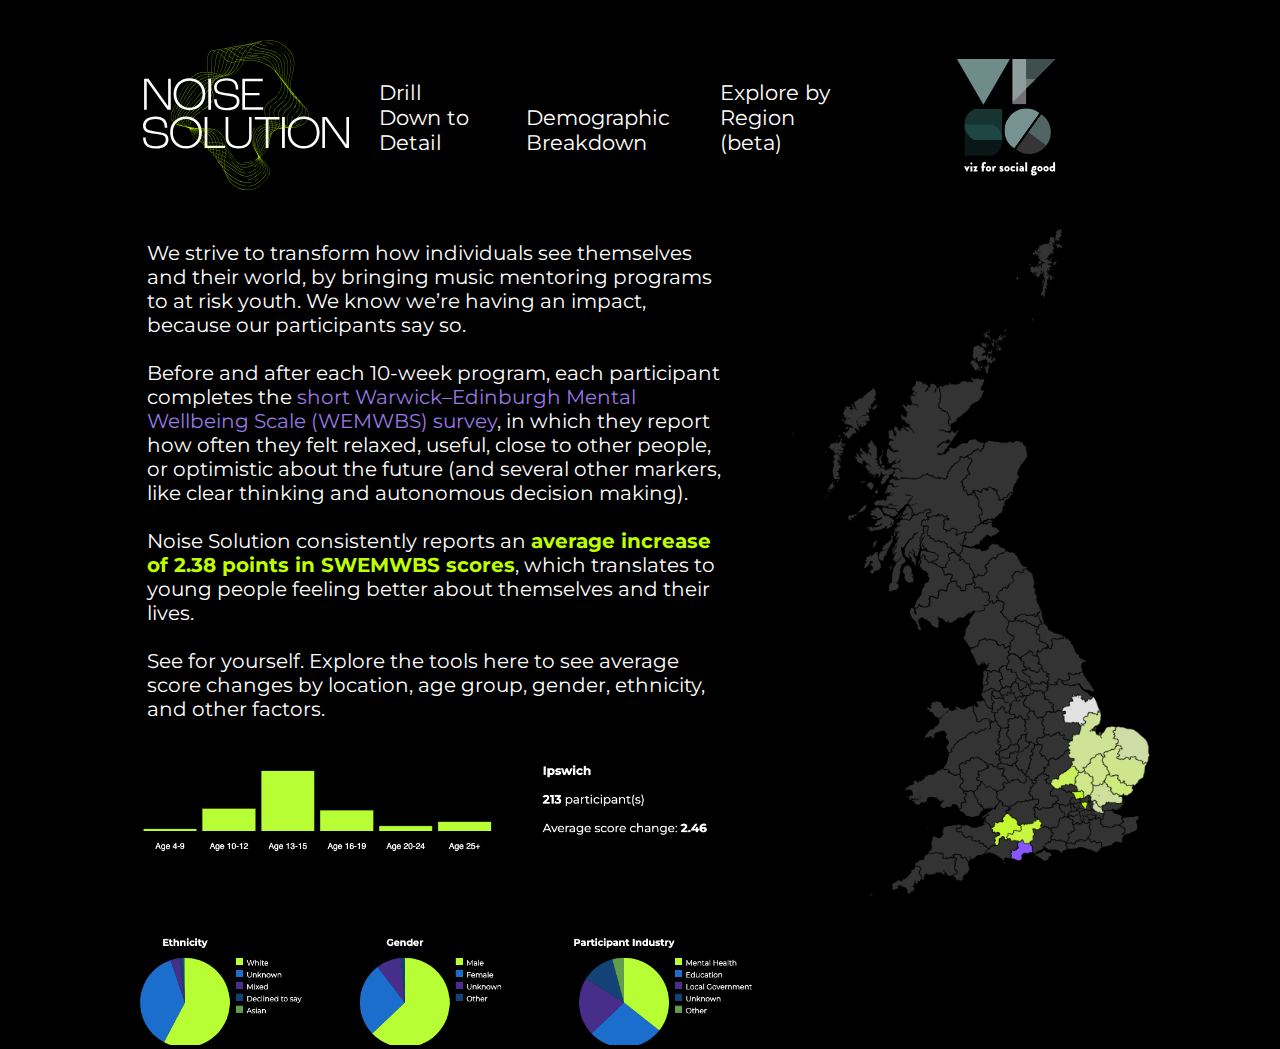
<file: index.html>
<!DOCTYPE html>
<html lang="en">
<head>
    <meta charset="UTF-8">
    <meta name="viewport" content="width=device-width, initial-scale=1.0">
    <link href="https://fonts.googleapis.com/css2?family=Montserrat:wght@400;700&display=swap" rel="stylesheet">
    <title>Noise Solution - Viz for Social Good</title>
    <style>
        body, html {
            margin: 0;
            padding: 0;
            font-family: Montserrat, sans-serif;
            background-color: black;
            color: white;
        }

        .banner a {
            color: white;
            text-decoration: none;
            margin: 0 15px;
            font-size: 1.3em;
        }
        .banner a:hover {
            text-decoration: underline;
        }
        .iframe-container {
            width: 100%;
            height: calc(100vh - 50px);
            border: none;
            padding: 0;
            margin: 0;
        }

        .banner {
            background-color: black;
            padding-right: 10%; /* Adjust side padding as needed */
            padding-left: 10%; /* Adjust side padding as needed */
            padding-top: 75px;
            display: flex;
            align-items: flex-end; /* Align links to the bottom */
            justify-content: space-between;
            height: 120px !important; /* Force the height */           
        }

        .banner-left {
            display: flex;
            align-items: flex-end; /* Align SVG to the bottom */                     
        }

        .banner-middle {
            display: flex;
            gap: 20px; /* Space between the links */
            align-items: flex-end; /* Align links to the bottom */
            padding-bottom: 40px;            
        }

        .banner-right {
            display: flex;
            align-items: flex-end; /* Align links to the bottom */          
        }

        .banner-svg {
            height: 150px; /* Adjust SVG size as needed */           
        }


    </style>
</head>
<body>

    <div class="banner">
        <div class="banner-left">
                <a href="home.html" target="content-frame">
                    <img src="Noise Solution Logo_CORE - White and Acid Green Duotone.svg" alt="Logo" class="banner-svg">
                </a>
        </div>

        <div class="banner-middle">
            <a href="explore.html" target="content-frame">Drill Down to Detail</a>
            <a href="demographic.html" target="content-frame">Demographic Breakdown</a>
            <a href="map.html" target="content-frame">Explore by Region (beta)</a>
        </div>   

        <div class="banner-right">    
            <a href="https://www.vizforsocialgood.com" target="_blank">
                <img src="VFSG logo square for dark background.svg" alt="Logo" class="banner-svg">
            </a> 
        </div>
    </div>

    <iframe class="iframe-container" name="content-frame" src="home.html"></iframe>

</body>
</html>
</file>
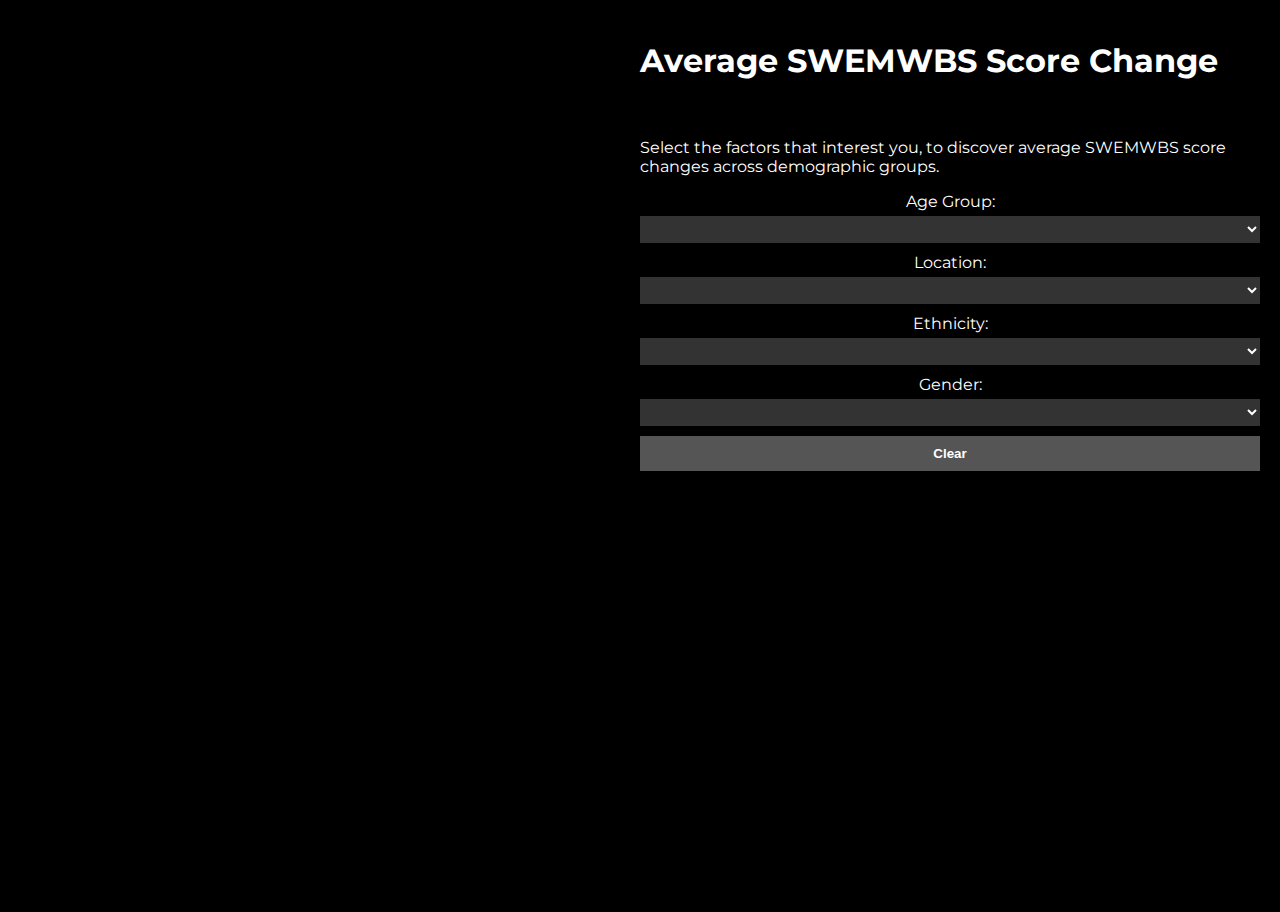
<file: combinedHB.html>
<!DOCTYPE html>
<html lang="en">
<head>
    <meta charset="UTF-8">
    <meta name="viewport" content="width=device-width, initial-scale=1.0">
    <title>Combined Visualization</title>
    <script src="https://d3js.org/d3.v7.min.js"></script>
    <link rel="preload" href="uk_outcode_regions.geojson" as="fetch" crossOrigin="anonymous">
    <link rel="preload" href="data_for_map.csv" as="fetch" crossOrigin="anonymous">
    <link rel="stylesheet" href="combinedHB.css">
    <link href="https://fonts.googleapis.com/css2?family=Montserrat:wght@400;700&display=swap" rel="stylesheet">
    <link href="https://fonts.googleapis.com/css2?family=Poppins:wght@400;700&display=swap" rel="stylesheet">
</head>
<body>

    <div id="map-container">
        <div id="map"></div>
        <div id="map-tooltip" class="tooltip"></div>
    </div>

    <div id="right-container">
        <h1>Average SWEMWBS Score Change</h1>

        <div id="highest-avg-score" class="center-text"></div>
        <div id="lowest-avg-score" class="center-text"></div>

        <p>Select the factors that interest you, to discover average SWEMWBS score changes across demographic groups.</p>

        <div id="controls-container" class="controls">
            <label for="age-group">Age Group:</label>
            <select id="age-group" class="dropdown"></select>

            <label for="location">Location:</label>
            <select id="location" class="dropdown"></select>

            <label for="ethnicity">Ethnicity:</label>
            <select id="ethnicity" class="dropdown"></select>

            <label for="gender">Gender:</label>
            <select id="gender" class="dropdown"></select>

            <button id="clear-button">Clear</button>
        </div>

        <div id="result">Average Score Change: <span id="avg-score">0</span></div>

        <div id="beeswarm-chart-container">
            <svg></svg>
            <div id="tooltip" class="tooltip"></div>
        </div>
    </div>



    <script src="combinedHB.js"></script>
</body>
</html>
</file>
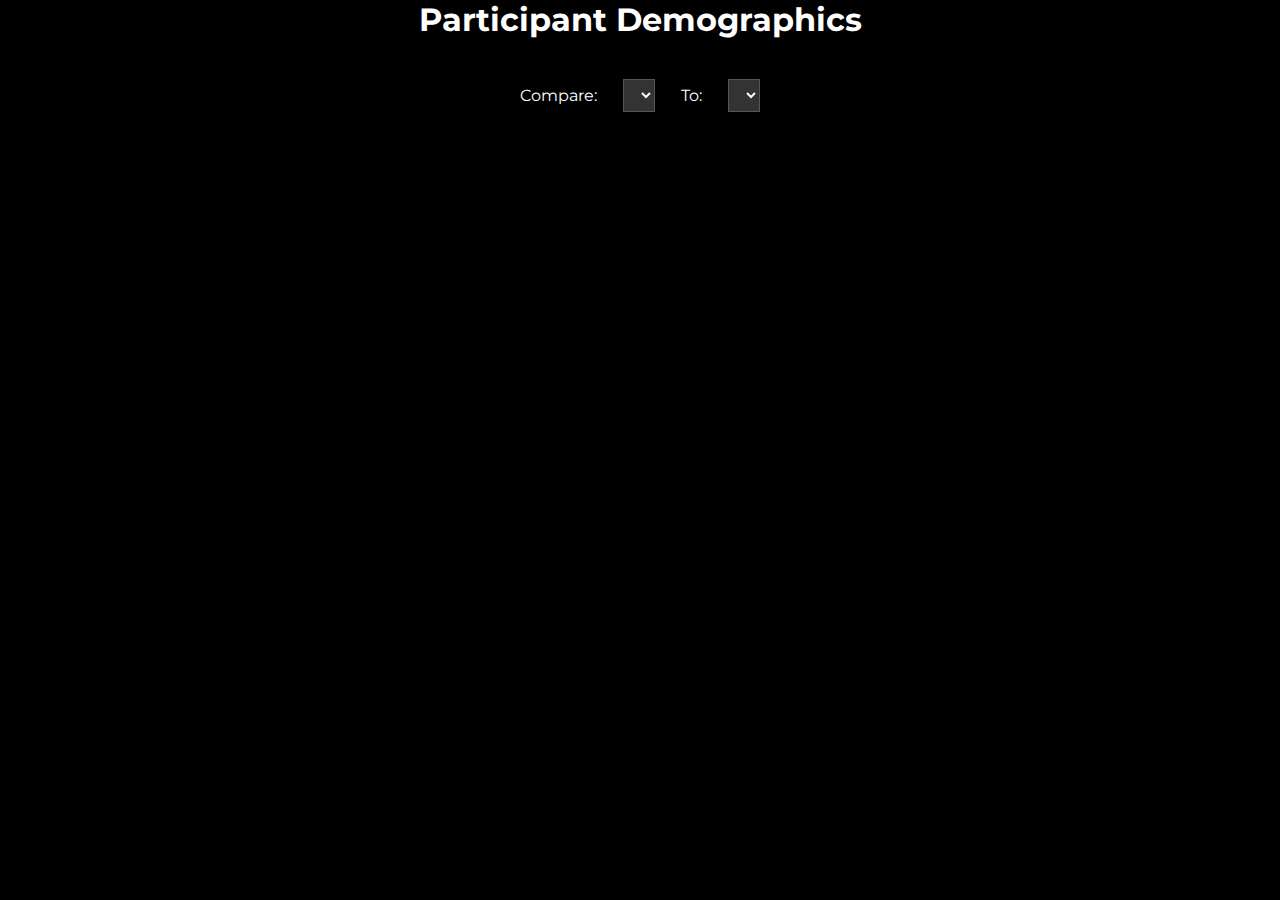
<file: demographic.html>
<!DOCTYPE html>
<html lang="en">
<head>
    <meta charset="UTF-8">
    <meta name="viewport" content="width=device-width, initial-scale=1.0">
    <title>Participant Demographics</title>
    <script src="https://d3js.org/d3.v7.min.js"></script>
    <link rel="stylesheet" href="styles.css">
    <link href="https://fonts.googleapis.com/css2?family=Montserrat:wght@400;700&display=swap" rel="stylesheet">
    <link href="https://fonts.googleapis.com/css2?family=Poppins:wght@400;700&display=swap" rel="stylesheet">
</head>
<body>

    <div id="container">

        <h1>Participant Demographics</h1>
    
        <!-- Controls: Dropdowns for x-axis and y-axis -->
        <div id="scatter-controls" class="control-group">
            <label for="x-axis">Compare:</label>
            <select id="x-axis" class="dropdown"></select>
    
            <label for="y-axis">To:</label>
            <select id="y-axis" class="dropdown"></select>
        </div>
    
        <!-- Legend -->
        <div id="legend-container">
            <div id="legend" class="legend-items"></div>
        </div>
    
        <!-- Scatterplot -->
        <div id="chart-container">
            <svg width="1400" height="800"></svg>
        </div>

    </div>

    <div id="tooltip" class="tooltip"></div>

    <script src="demographic.js"></script>
</body>
</html>
</file>
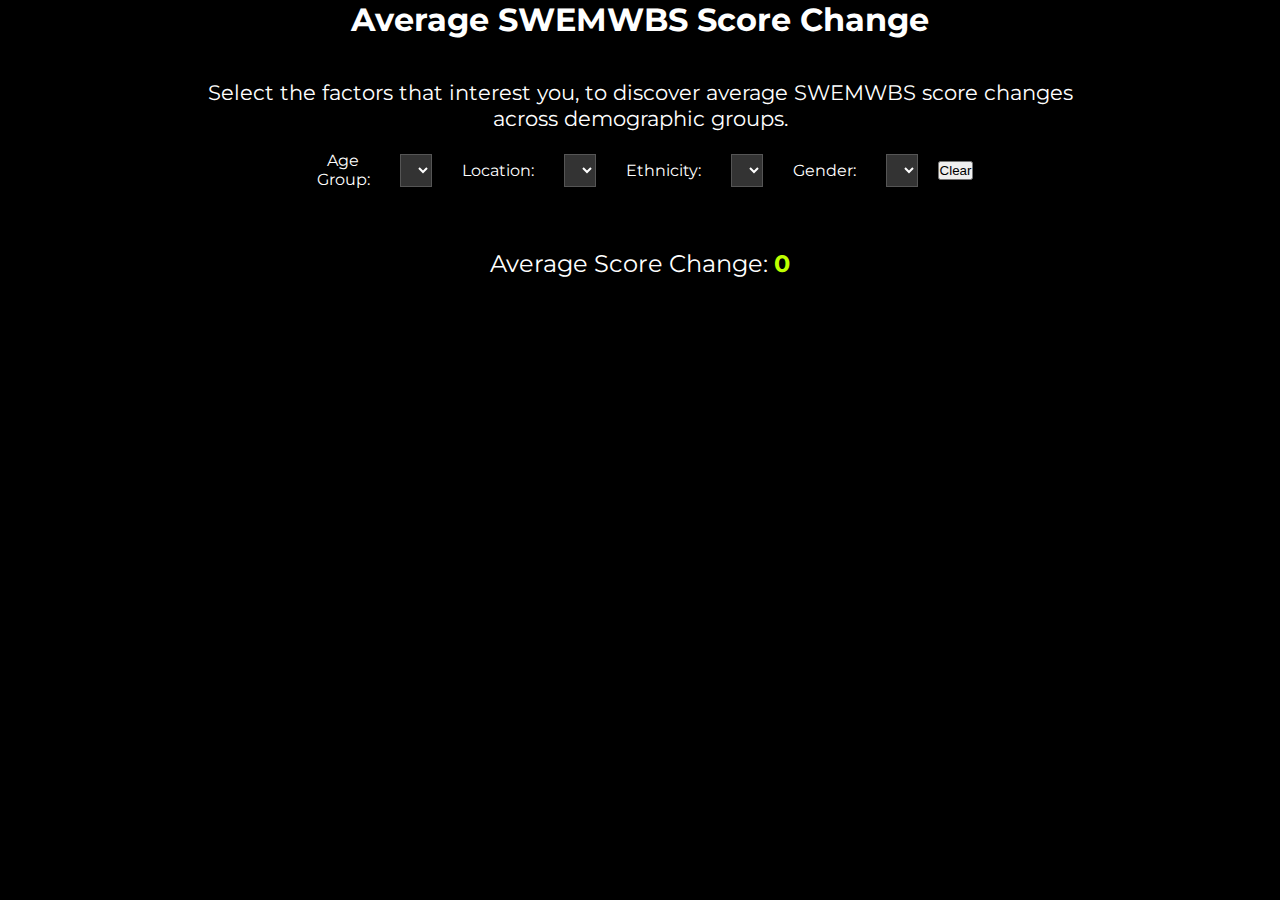
<file: explore.html>
<!DOCTYPE html>
<html lang="en">
<head>
    <meta charset="UTF-8">
    <meta name="viewport" content="width=device-width, initial-scale=1.0">
    <title>Average SWEMWBS Score Change</title>
    <script src="https://d3js.org/d3.v7.min.js"></script>
    <link rel="stylesheet" href="styles.css">
    <link href="https://fonts.googleapis.com/css2?family=Montserrat:wght@400;700&display=swap" rel="stylesheet">
    <link href="https://fonts.googleapis.com/css2?family=Poppins:wght@400;700&display=swap" rel="stylesheet">
</head>
<body>

    <div id="container">
        
        <h1>Average SWEMWBS Score Change</h1>

        <p>Select the factors that interest you, to discover average SWEMWBS score changes across demographic groups.</p>

        <div class="controls">
            <label for="age-group">Age Group:</label>
            <select id="age-group" class="dropdown"></select>

            <label for="location">Location:</label>
            <select id="location" class="dropdown"></select>

            <label for="ethnicity">Ethnicity:</label>
            <select id="ethnicity" class="dropdown"></select>

            <label for="gender">Gender:</label>
            <select id="gender" class="dropdown"></select>

            <button id="clear-button">Clear</button>

        </div>
    
        <!-- <div id="avg-score" class="center-text"></div> -->
        <div align="center" id="result">Average Score Change: <span id="avg-score">0</span></div>

        <div id="beeswarm-chart-container">
            <svg></svg>
    </div>
    </div>

    <div id="tooltip" class="tooltip"></div>

    <script src="explore.js"></script>
</body>
</html>
</file>
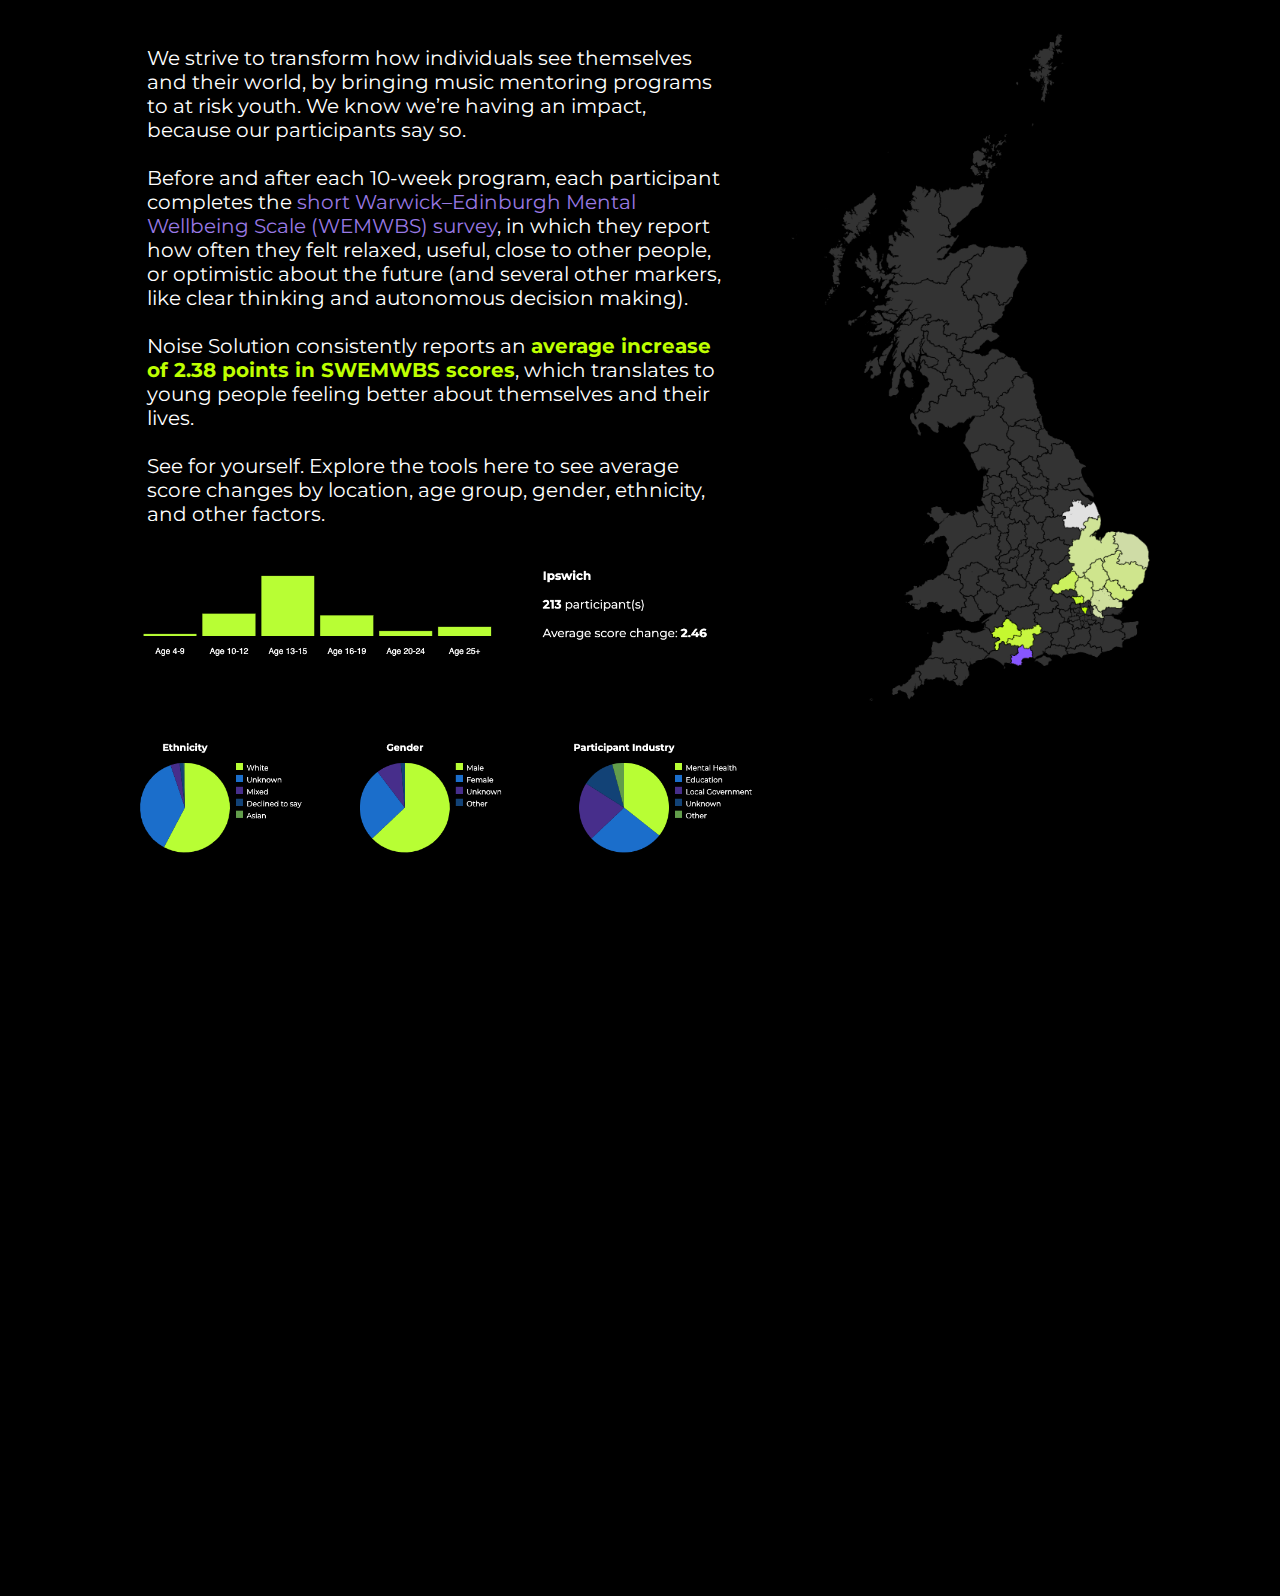
<file: home.html>
<!DOCTYPE html>
<html lang="en">
<head>
    <meta charset="UTF-8">
    <meta name="viewport" content="width=device-width, initial-scale=1.0">
    <title>Noise Solution - We See People Not Problems</title>
    <link href="https://fonts.googleapis.com/css2?family=Montserrat:wght@400;700&display=swap" rel="stylesheet">
    <style>
        body, html {
            height: 100%;
            margin: 0;
            font-family: 'Montserrat', sans-serif;
            background-color: black;
            display: flex;
            color: white; /* Set text color to white */
            font-size: 20px;
        }

        p {
            line-height: 1.2; /* Adds more space between lines of text */
        }

        .important {
            color: #beff00;
            font-weight: bolder;
        }

        .indented-text {
            padding-right: 5%; /* Indents the text from the right by 5% */
            padding-left: 3%; /* Indents the text from the left by 5% */
        }   
        
        a {
            font-family: 'Montserrat', sans-serif;
            color: #9979e4; /* Link color */
            text-decoration: none; /* Remove underline */  
        }

        a:hover {
            color: #d2c6ec; /* Change color on hover */
            text-decoration: none; /* Remove underline */  
        }

        .container {
            display: grid;
            grid-template-columns: 62% 38%;
            width: 100%;
            height: 80vh;
            padding: 10px;
            gap: 10px;
            padding-left: 10%;
            padding-right: 10%;
            padding-top: 2%;
        }

        .left-column {
            display: grid;
            grid-template-rows: 1fr 2fr;
            background-color: black;
            row-gap: 10px; /* Adds a 10px gap between the rows */
           
        }

        .right-column {
            background-color: black;    
        }

        .row {
            background-color: black;   
        }

        .row img {
            width: 100%;
            height: auto;
            max-width: 100%;
            max-height: 80%;
            object-fit: contain; /* Ensures the image scales properly while maintaining aspect ratio */
        }

        .right-column img {
            width: 100%;
            height: auto;
            max-width: 100%;
            max-height: 90vh;
            object-fit: contain; /* Ensures the image scales properly while maintaining aspect ratio */
        }

    </style>
</head>
<body>
    <div class="container">
        <div class="left-column">
            <div class="row">
                <!-- Static intro text goes here -->
      <p class="indented-text">We strive to transform how individuals see themselves and their world, by bringing music mentoring programs to at risk youth.
        We know we’re having an impact, because our participants say so. <br><br>
        
        Before and after each 10-week program, each participant completes the <a href="https://www.corc.uk.net/outcome-experience-measures/short-warwick-edinburgh-mental-wellbeing-scale-swemwbs/" target="_blank">short Warwick–Edinburgh Mental Wellbeing Scale (WEMWBS) survey</a>, in which they report how often they felt relaxed, useful, close to other people, or optimistic about the future (and several other markers, like clear thinking and autonomous decision making).<br><br>
        
        Noise Solution consistently reports an <span class="important">average increase of 2.38 points in SWEMWBS scores</span>, which translates to young people feeling better about themselves and their lives.<br><br>
        
        See for yourself. Explore the tools here to see average score changes by location, age group, gender, ethnicity, and other factors.</p>
            </div>
            <div class="row">
                <!-- Image in Left Row 2 -->
                <img src="charts_static.png" alt="Image in Left Row 2">        
            </div>
        </div>
        <div class="right-column">
            <!-- Image in Right Column -->
            <img src="map_static.png" alt="Image in Right Column">
        </div>
    </div>
</body>
</html>
</file>
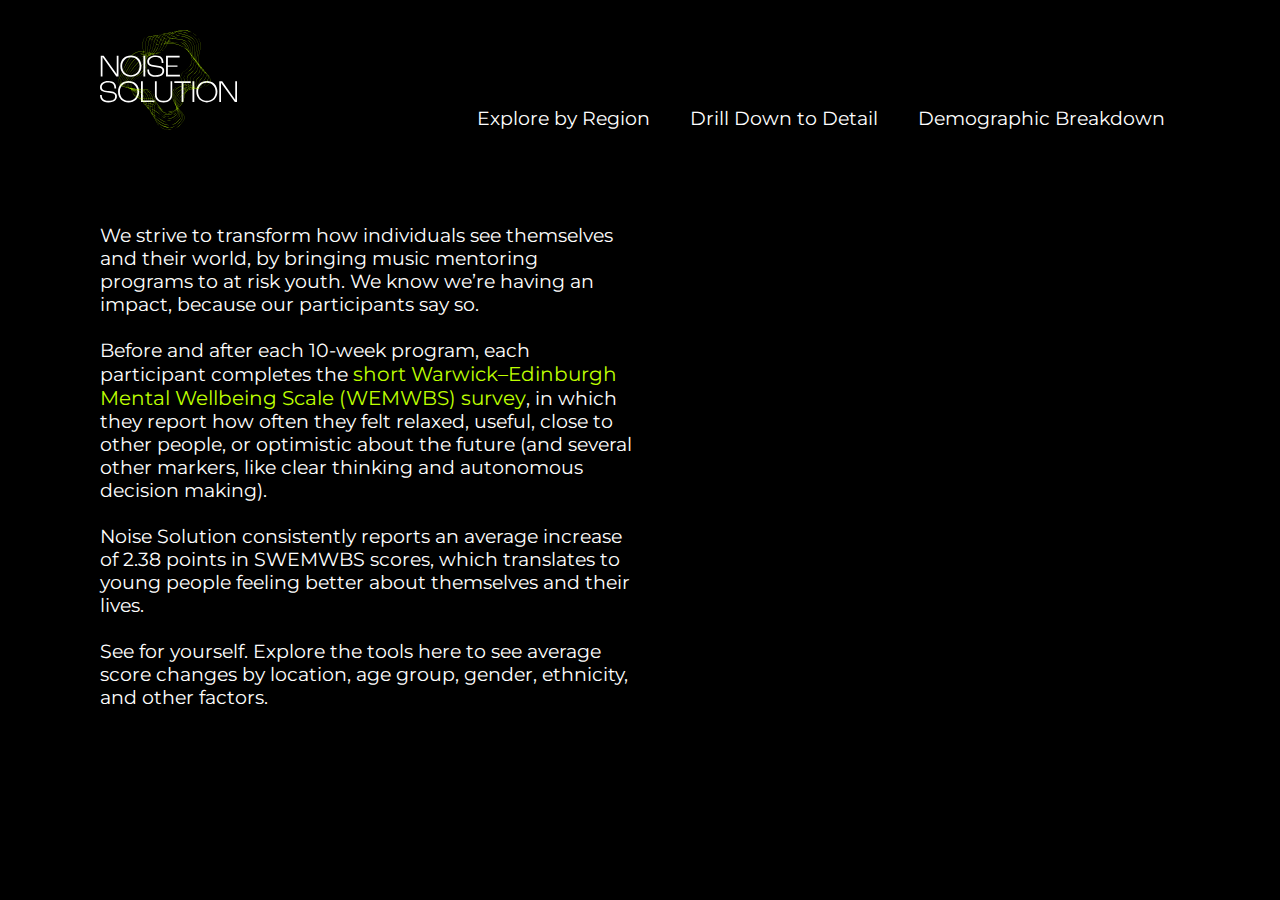
<file: index_test.html>
<!DOCTYPE html>
<html lang="en">
<head>
    <meta charset="UTF-8">
    <meta name="viewport" content="width=device-width, initial-scale=1.0">
    <link href="https://fonts.googleapis.com/css2?family=Montserrat:wght@400;700&display=swap" rel="stylesheet">
    <link rel="stylesheet" href="map_test.css">
    <title>Noise Solution - Viz for Social Good</title>
   
</head>
<body>

    <div class="banner">
        <div class="banner-left">
            <img src="Noise Solution Logo_CORE - White and Acid Green Duotone.svg" alt="Logo" class="banner-svg">
        </div>
        <div class="banner-right">
            <a href="map_test.html" target="content-frame">Explore by Region</a>
            <a href="explore.html" target="content-frame">Drill Down to Detail</a>
            <a href="demographic.html" target="content-frame">Demographic Breakdown</a>
        </div>
    </div>

    <iframe class="iframe-container" name="content-frame" src="map_test.html"></iframe>

</body>
</html>
</file>
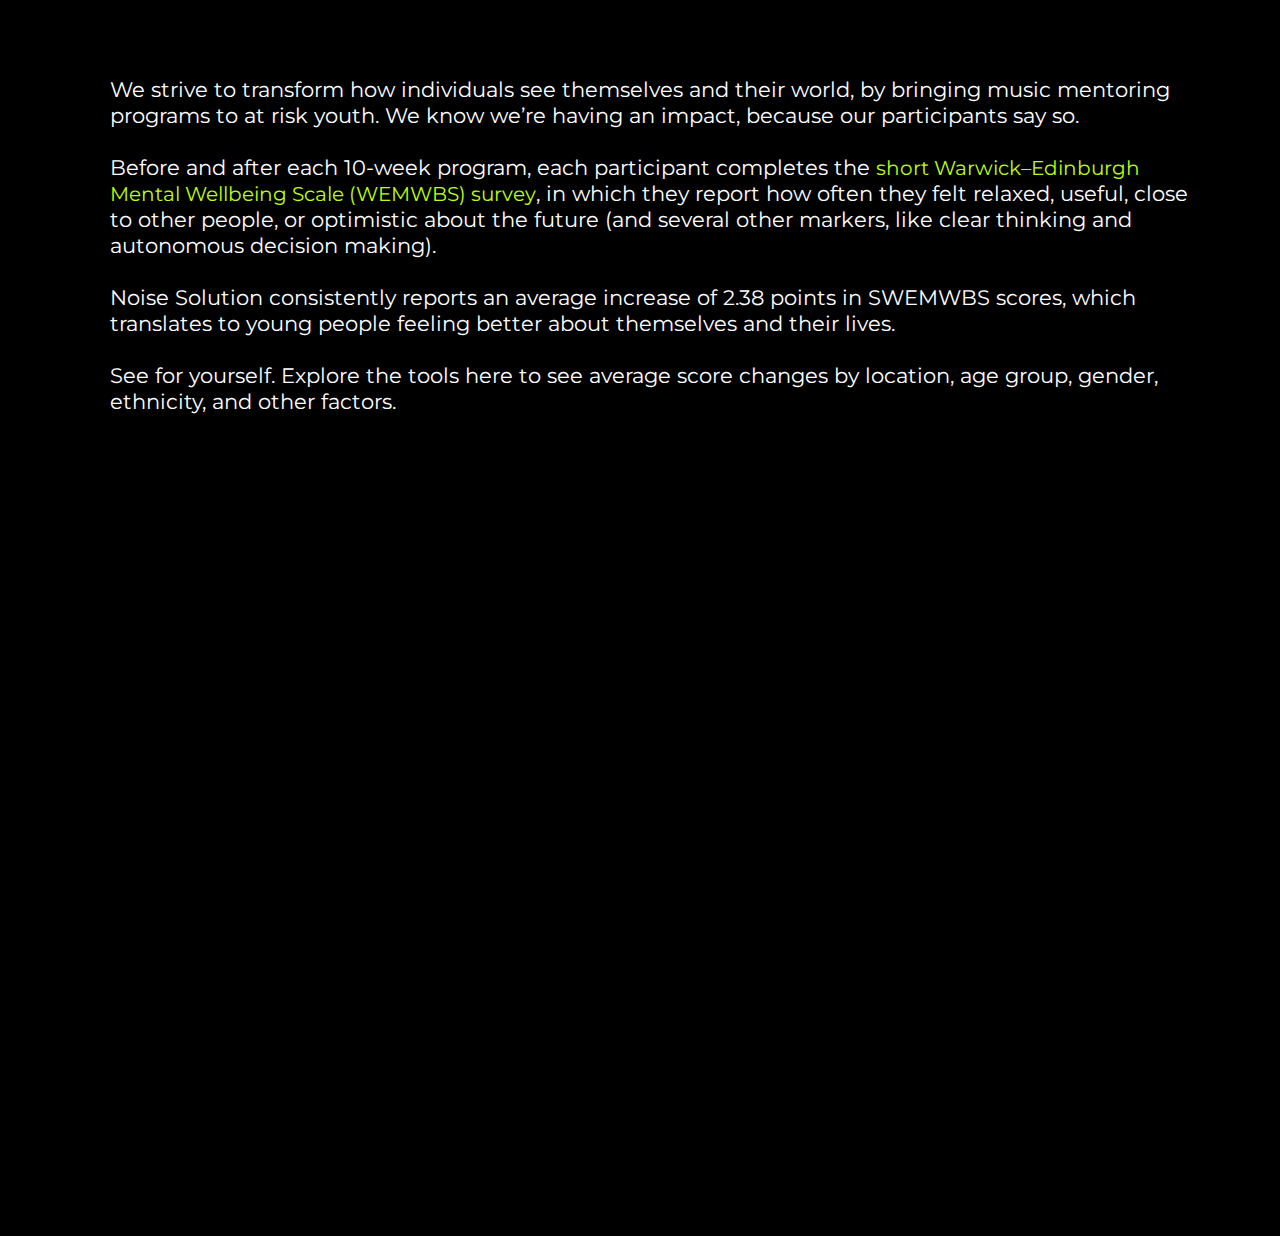
<file: map.html>
<!DOCTYPE html>
<html lang="en">
<head>
  <meta charset="UTF-8">
  <meta name="viewport" content="width=device-width, initial-scale=1.0">
  <title>Choropleth Map</title>
  <link href="https://fonts.googleapis.com/css2?family=Montserrat:wght@400;700&display=swap" rel="stylesheet">
  <link rel="stylesheet" href="map.css">
</head>
<body>
  <div class="grid-container">
    <div class="text-section">
      <!-- Static intro text goes here -->
      <p>We strive to transform how individuals see themselves and their world, by bringing music mentoring programs to at risk youth.
        We know we’re having an impact, because our participants say so. <br><br>
        
        Before and after each 10-week program, each participant completes the <a href="https://www.corc.uk.net/outcome-experience-measures/short-warwick-edinburgh-mental-wellbeing-scale-swemwbs/" target="_blank">short Warwick–Edinburgh Mental Wellbeing Scale (WEMWBS) survey</a>, in which they report how often they felt relaxed, useful, close to other people, or optimistic about the future (and several other markers, like clear thinking and autonomous decision making).<br><br>
        
        Noise Solution consistently reports an average increase of 2.38 points in SWEMWBS scores, which translates to young people feeling better about themselves and their lives.<br><br>
        
        See for yourself. Explore the tools here to see average score changes by location, age group, gender, ethnicity, and other factors.</p>
    </div>
    <div class="graphs-section">
        <div class="bar-chart-and-info">
          <div id="bar-chart"></div>
          <div id="info-box">
            <!-- Dynamic data points will be displayed here -->
          </div>
        </div>
        <div class="pie-charts">
          <div id="pie-chart-ethnicity"></div>
          <div id="pie-chart-gender"></div>
          <div id="pie-chart-industry"></div>
        </div>
      </div>
      
      <div class="map-section">
        <div id="map"></div>
      </div>
  
      <div id="tooltip" style="position: absolute; visibility: hidden; background-color: #333; color: white; padding: 5px; border-radius: 3px; pointer-events: none;"></div>

  
  <script src="https://d3js.org/d3.v7.min.js"></script>
  <script src="map.js"></script>
</body>
</html>
</file>
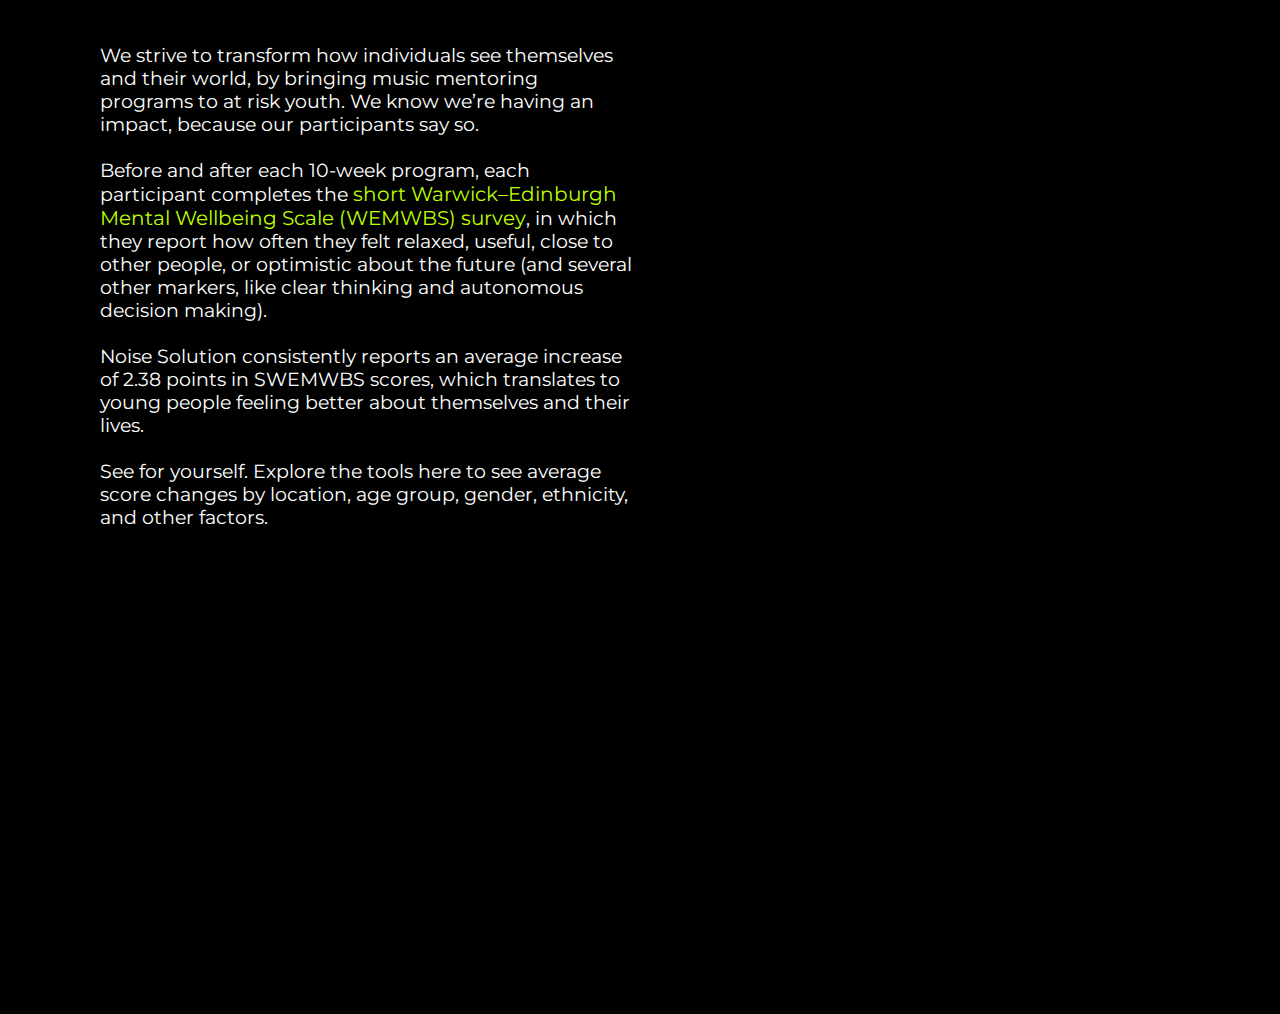
<file: map_test.html>
<!DOCTYPE html>
<html lang="en">
<head>
  <meta charset="UTF-8">
  <meta name="viewport" content="width=device-width, initial-scale=1.0">
  <title>Choropleth Map</title>
  <link href="https://fonts.googleapis.com/css2?family=Montserrat:wght@400;700&display=swap" rel="stylesheet">
  <link rel="stylesheet" href="map_test.css">
</head>
<body>
  <div class="grid-container">
    <div class="text-section">
      <!-- Static intro text goes here -->
      <p>We strive to transform how individuals see themselves and their world, by bringing music mentoring programs to at risk youth.
        We know we’re having an impact, because our participants say so. <br><br>
        
        Before and after each 10-week program, each participant completes the <a href="https://www.corc.uk.net/outcome-experience-measures/short-warwick-edinburgh-mental-wellbeing-scale-swemwbs/" target="_blank">short Warwick–Edinburgh Mental Wellbeing Scale (WEMWBS) survey</a>, in which they report how often they felt relaxed, useful, close to other people, or optimistic about the future (and several other markers, like clear thinking and autonomous decision making).<br><br>
        
        Noise Solution consistently reports an average increase of 2.38 points in SWEMWBS scores, which translates to young people feeling better about themselves and their lives.<br><br>
        
        See for yourself. Explore the tools here to see average score changes by location, age group, gender, ethnicity, and other factors.</p>
    </div>
    <div class="graphs-section">
        <div class="bar-chart-and-info">
          <div id="bar-chart"></div>
          <div id="info-box">
            <!-- Dynamic data points will be displayed here -->
          </div>
        </div>
        <div class="pie-charts">
          <div id="pie-chart-ethnicity"></div>
          <div id="pie-chart-gender"></div>
          <div id="pie-chart-industry"></div>
        </div>
      </div>
      
      <div class="map-section">
        <div id="map"></div>
      </div>
  
      <div id="tooltip" style="position: absolute; visibility: hidden; background-color: #333; color: white; padding: 5px; border-radius: 3px; pointer-events: none;"></div>

  
  <script src="https://d3js.org/d3.v7.min.js"></script>
  <script src="map_test.js"></script>
</body>
</html>
</file>
<file: combinedHB.css>
body {
    font-family: 'Montserrat', sans-serif;
    display: flex;
    margin: 0;
    padding: 0;
    height: 100vh;
    overflow: hidden;
    background-color: black;
    color: white;
}

#map-container {
    flex: 1;
    position: relative;
    height: 100vh;
}

#map-container #map {
    width: 100%;
    height: 100%;
}

#right-container {
    flex: 1;
    display: flex;
    flex-direction: column;
    padding: 20px;
    box-sizing: border-box;
    background-color: black;
   
}

#controls-container {
    margin-bottom: 20px;
    text-align: center;
}

#result {
    display: none;
    text-align: center;
}

#beeswarm-chart-container {
    flex: 1;
    position: relative;
    overflow: auto;
}

.center-text {
    text-align: center;
    font-weight: bold;
    margin-top: 10px;
    color: white;
}

.dropdown {
    width: 100%;
    padding: 5px;
    margin-bottom: 10px;
    background-color: #333;
    color: white;
    border: none;  /* Remove the white border */
}

.controls label {
    display: block;
    margin-bottom: 5px;
    /*color: white;*/
}

.controls button {
    width: 100%;
    padding: 10px;
    background-color: #555;
    color: white;
    border: none;  /* Remove the white border */
    cursor: pointer;
    font-weight: bold;
}

.tooltip {
    position: absolute;
    opacity: 0;
    padding: 5px;
    border: 1px solid #ccc;
    border-radius: 5px;
    pointer-events: none;
    background-color: #222;
    color: white;
    font-size: 12px;
}

#map-tooltip {
    position: absolute;
    opacity: 0;
    padding: 5px;
    border: 1px solid #ccc;
    border-radius: 5px;
    pointer-events: none;
    background-color: #222;
    color: white;
    font-size: 12px;
}

/* Axis and Tick Styling */
.axis line,
.axis path {
    stroke: #888; /* Darker grey for axis lines */
}

.axis text {
    fill: #888; /* Darker grey for axis labels */
    font-size: 16px; /* Larger font size for axis labels */
    font-weight: bold; /* Optional: make labels bold */
}

.tick line {
    stroke: #888; /* Darker grey for tick lines */
}

.tick text {
    fill: #888; /* Darker grey for tick labels */
    font-size: 14px; /* Larger font size for tick labels */
}
</file>
<file: styles.css>
/* Center the graphic container */
* {
    margin: 0;
    padding: 0;
    box-sizing: border-box;
}


#container {
    display: flex;
    font-family: 'Montserrat', sans-serif;
    flex-direction: column; /* Stack elements vertically */
    align-items: center; /* Center-align all elements horizontally */
    /* justify-content: center; Center-align all elements vertically */
    gap: 20px; /* Space between each section */
    height: 90vh;
    text-align: center; /* Centers text and inline elements */
    padding-left: 15%;   /* Optional padding for content */
    padding-right: 15%;   /* Optional padding for content */
    box-sizing: border-box;
}

body {
    background-color: black;
    color: white;
    font-family: 'Montserrat', sans-serif;
    text-align: center;
    font-size: 16pt;
    margin: 0;
    padding: 0;
    align-items: center;
    justify-content: center;
    height: 90vh;
}

/* General text elements */
h1, p, label, select, #result, #avg-score, .controls label, .controls select, .x-axis text, .y-axis text, .axis-title, text, #tooltip, .legend-item text {
    font-family: 'Montserrat', sans-serif;
}

h1 {
    font-weight: 700; /* Bold */
    font-size: 2rem;
    margin-bottom: 20px;
}

li {
    margin: 10px 0;
}

a {
    text-decoration: none;
    font-size: 1.2em;
    color: #a371f7;
    padding: 10px 20px;
    display: inline-block;
}

a:hover {
    color: #e1e1e1;
}


label, select {
    font-size: 1rem;
    margin: 0 10px;
}

select {
    padding: 5px;
    
}

#result {
    font-family: 'Montserrat', sans-serif;
    font-size: 1.5rem;
    margin-top: 20px;
}

#avg-score {
    font-weight: 700; /* Bold */
    color: #beff00;
}

/* Style for the control section */
.controls {
    margin-bottom: 20px;
    display: flex;
    align-items: center;
    justify-content: center;
    gap: 10px;
    width: 70%;
    padding-left: 15%;   /* Optional padding for content */
    padding-right: 15%;   /* Optional padding for content */
}

/* Ensure that labels and dropdowns are visible on the dark background */
.controls label,
.controls select {
    color: white;
}

/* Style the dropdown menus */
.controls select {
    background-color: #333;
    color: white;
    border: 1px solid #555;
    padding: 5px;
}

.x-axis text,
.y-axis text {
    fill: white;
}

.x-axis path,
.x-axis line,
.y-axis path,
.y-axis line {
    stroke: white;
}

svg {
    border: 0px solid #ccc;
}

.x-axis text,
.y-axis text {
    font-size: 16px; 
    font-family: 'Montserrat', sans-serif;
    fill: white; 
}

.axis-title {
    font-size: 18px; /* Adjust font size for axis titles */
    fill: white;
    text-anchor: middle;
}

#tooltip {
    position: absolute;
    background-color: rgba(0, 0, 0, 0.8);
    color: white;
    padding: 8px;
    border-radius: 5px;
    pointer-events: none; /* Prevent tooltip from interfering with mouse events */
    font-size: 14px;
    opacity: 0; /* Hidden by default */
    transition: opacity 0.2s ease; /* Smooth fade-in */
}

text {
    fill: white;
}

#legend-container {
    display: flex;
    justify-content: center; /* Centers the legend horizontally */
    align-items: center; /* Centers the legend vertically */
    width: 100%; /* Takes the full width of the parent container */
    margin: 10px 0;
}

#legend {
    width: 100%;
    max-width: 450px;
    flex-shrink: 0;
    display: flex; /* Use flexbox to align items horizontally */
    justify-content: center;
    align-items: center; /* Vertically center the legend items */
    gap: 30px; /* Controls spacing between legend items */
}

/* Legend items container */
.legend-items {
    width: auto;
    display: flex;
    justify-content: center;
    align-items: center;
    gap: 10px;
}

/* Individual legend item */
.legend-item {
    display: flex;
    justify-content: center;
    align-items: center;
    margin-right: 20px;
    text-align: center;
}

.legend-item:last-child {
    margin-right: 0;
}

.legend-item text {
    font-size: 16px; /* Adjust the font size here */
    fill: white; /* Keeps the text color white, change if needed */
}
/* SVG container for the scatterplot */
#chart-container {
    display: flex;
    justify-content: center;
    align-items: center;
    margin-top: 20px;
}

#map {
    width: 100%;
    max-width: 1200px;
    margin: 0 auto;
    height: 1200px;
    position: relative;
}

#tooltip {
    position: absolute;
    opacity: 0;
    background-color: black;
    color: white;
    padding: 5px;
    border: 1px solid #ccc;
    border-radius: 5px;
    pointer-events: none;
    font-size: 12px;
}

svg {
    width: 100%;
    height: 100%;
}

.center-text {
    text-align: center;
    font-size: 18px;
    margin: 20px auto; /* Adjust top/bottom and left/right margins */
    width: 30%; /* This will ensure the div width aligns better with the heading */
}

/* Center the beeswarm chart container */
#beeswarm-chart-container {
    width: 100%;
    height: auto;
    max-width: 1200px;
    margin: 0 auto;
}

/* Center the SVG within the container */
#beeswarm-chart-container svg {
    width: 100%;
    height: auto;
    display: block;
    margin: 0 auto;
}

/* Ensure the SVG is centered */
svg#average-score-graph {
    display: block;
    margin: 0 auto;
}

ul {
    list-style-type: none;
    padding: 0;
    margin: 20px 0;
}

/* Axis and Tick Styling */
.axis line,
.axis path {
    stroke: #888; /* Darker grey for axis lines */
}

.axis text {
    fill: #888; /* Darker grey for axis labels */
    font-size: 16px; /* Larger font size for axis labels */
    font-weight: bold; /* Optional: make labels bold */
}

.tick line {
    stroke: #888; /* Darker grey for tick lines */
}

.tick text {
    fill: #888; /* Darker grey for tick labels */
    font-size: 14px; /* Larger font size for tick labels */
}

.banner {
    width: 100%;
    background-color: #333;
    padding: 10px;
    display: flex;
    align-items: flex-end; /* Align links to the bottom */
    justify-content: flex-end; /* Align links to the left */
    height: 180px; /* Adjust this value to match the height you want */
    box-sizing: border-box; /* Ensure padding doesn't affect height */
}

.banner a {
    color: white;
    text-decoration: none;
    margin: 0 15px;
    font-size: 1.2em;
}

.banner-left {
    display: flex;
    align-items: flex-end; /* Align SVG to the bottom */
}

.banner-right {
    display: flex;
    gap: 20px; /* Space between the links */
    align-items: flex-end; /* Align links to the bottom */
}

.banner-svg {
    height: 50px; /* Adjust SVG size as needed */
}

.dropdown {
    background-color: #333333;
    color: #ffffff;
    border: 1px solid #555;
    padding: 5px;
    font-family: 'Montserrat', sans-serif;
}
</file>
<file: map_test.css>
body, html {
      margin: 0;
      padding: 0;
      font-family: 'Montserrat', sans-serif;
      color: white;
      background-color: black;
      height: 100%;
      display: flex;
      font-size: 14pt;
      flex-direction: column; /* Stack children vertically */
    }

  .banner {
    width: 100%; /* Ensure the banner spans the full width of the page */
    box-sizing: border-box; /* Include padding and border in the element's width and height */
    background-color: black;
    padding: 50px 100px;
    height: 180px;
    display: flex;
    align-items: flex-end; /* Align links to the bottom */
    justify-content: space-between;

  }

  .banner-left {
    display: flex;
    align-items: flex-end; /* Align SVG to the bottom */
    margin-right: auto; /* Ensure it stays on the left with space from the edge */

  }

  .banner-right {
    display: flex;
    gap: 10px; /* Space between the links */
    align-items: flex-end; /* Align links to the bottom */
    margin-left: auto; /* Pushes this container to the right */

  }
  
  .grid-container {
    display: grid;
    grid-template-columns: 1fr 1fr; /* Two equal columns: left for text/graphs, right for map */
    grid-template-rows: auto 1fr; /* Adjust based on available space */
    height: auto;
    gap: 10px; /* Reduced gap to save space */
    padding: 2% 100px;
  }
  
  .text-section {
    grid-column: 1 / 2;
    grid-row: 1 / 2;
    display: flex;
    align-items: center;
    justify-content: flex-start;
    text-align: left;
    border-radius: 5px;
    
  }
  
  .map-section {
    grid-column: 2 / 3;
    grid-row: 1 / 3;
    display: flex;
    align-items: center;
    justify-content: center;
  }
  
  #map {
    width: 100%;
    height: 100%;
    display: flex;
    justify-content: center;
    align-items: center;
    padding-top: 20px; /* Add padding to the top */
    padding-right: 50px; /* Add padding to the right */
  }
  
  #map svg {
    width: 90%;
    height: auto;
    max-height: 90vh;
  }
  
  .graphs-section {
    grid-column: 1 / 2; /* First column */
    grid-row: 2 / 3; /* Second row */
    display: grid;
    grid-template-rows: minmax(200px, 1fr) minmax(200px, 1fr); /* Flexible rows */
    gap: 10px;
    padding: 10px; /* Add padding for better spacing */
    width: 100%;
  }

  .bar-chart-and-info {
    display: grid;
    grid-template-columns: 2fr 1fr; /* 2/3 for bar chart, 1/3 for info box */
    gap: 10px;
    overflow: visible;
    align-items: center; /* Align bar chart and info box to the bottom */
    width: 100%;
  }
  
  #bar-chart {
    grid-row: 1 / 2;
    /*padding-bottom: 10vh;  Add padding to ensure labels fit */
    display: flex;
    align-items: flex-end;
    justify-content: center;
    overflow: visible; /* Ensure content isn't clipped */
    width: 100%;
    height: auto; /* Make it responsive */
  }

  #info-box {
    font-size: 1rem; /* 16px equivalent */
    grid-column: 2 / 3;
    /*padding-bottom: 55px;   Adjust to match the bar height */
    border-radius: 5px;
    align-self: flex-end; /* Align the info-box to the bottom */
    align-items: flex-end; /* Align the content within the info-box to the bottom */
    display: flex;
    transform: translateY(-60px); /* Move the info-box up by 50px */
  }  
  
  .pie-charts {
    grid-row: 2 / 3;
    display: grid;
    /* flex-direction: row; /* Aligns pie charts side by side */
    grid-template-columns: repeat(auto-fit, minmax(150px, 1fr)); /* Responsive columns */
    gap: 10px; /* Adds space between the pie charts */
    justify-items: start; /* Align pie charts to the left */

  }
  
  .pie-charts > div {
    flex: 1;
    max-width: 300px;
    max-height: 300px;
    display: flex;
    align-items: center;
    justify-content: flex-start;
    aspect-ratio: 1; /* Ensure a consistent aspect ratio */
  }

  #bar-chart, .pie-charts > div {
    justify-self: start; /* Align the bar chart and pie charts to the start (left) */
  }
  
  #tooltip {
    background-color: rgb(0, 0, 0);
    border-radius: 5px;
    pointer-events: none;
    font-size: 0.75rem; /* 12px equivalent */
  }

  a {
    font-family: 'Montserrat', sans-serif;
    color: #beff00; /* Link color */
    text-decoration: none; /* Remove underline */  
    font-size: 20px; /* Set font size */
  }

  a:hover {
    color: #9979e4; /* Change color on hover */
    text-decoration: none; /* Remove underline */  
  }

  p {
    font-family: 'Montserrat', sans-serif;
  }
  
  .banner a {
      color: white;
      font-family: 'Montserrat', sans-serif;
      text-decoration: none;
      margin: 0 15px;
      font-size: 1em;
  }

  .banner a:hover {
      text-decoration: underline;
  }
  .iframe-container {
      flex-grow: 1; /* Allows the iframe to grow and fill remaining space */
      width: 100%;
      height: calc(100vh - 50px);
      border: none;
  }

  .iframe-container iframe {
      width: 100%;
      height: 100%;
      border: none;
  }

  .banner-svg {
      height: 100px; /* Adjust SVG size as needed */
      vertical-align: bottom; /* Align the SVG itself to the bottom if needed */
  }
</file>
<file: map.css>
body {
    margin: 0;
    font-family: 'Montserrat', sans-serif;
    color: white;
    background-color: black;
    height: 100vh;
    display: grid;
    place-items: center;
    font-size: 16pt;
  }
  
  .grid-container {
    display: grid;
    grid-template-columns: 1fr 1fr; /* Two equal columns: left for text/graphs, right for map */
    grid-template-rows: 0.5fr 1.5fr; /* Adjust the row heights to reduce overall height */
    height: 90vh; /* Reduce the overall height to fit within the viewport */
    gap: 10px; /* Reduced gap to save space */
    padding: 10px 50px 10px 100px; /* Increase left padding */
  }
  
  .text-section {
    grid-column: 1 / 2;
    grid-row: 1 / 2;
    display: flex;
    align-items: center;
    justify-content: flex-start;
    text-align: left;
    border-radius: 5px;
    padding: 10px;
    
  }
  
  .map-section {
    grid-column: 2 / 3;
    grid-row: 1 / 3;
    display: flex;
    align-items: center;
    justify-content: center;
  }
  
  #map {
    width: 100%;
    height: 100%;
    display: flex;
    justify-content: center;
    align-items: center;
    padding-top: 20px; /* Add padding to the top */
    padding-right: 50px; /* Add padding to the right */
  }
  
  #map svg {
    width: 600px;
    height: 900px;
    object-fit: contain; /* Ensures the entire content scales within the bounds without clipping */
    pointer-events: auto; /* Ensure pointer-events are enabled for the SVG */
  }
  
  .graphs-section {
    grid-column: 1 / 2; /* First column */
    grid-row: 2 / 3; /* Second row */
    display: grid;
    grid-template-rows: 1fr 1fr;
    gap: 10px;
    padding: 10px; /* Add padding for better spacing */
    width: 100%;
  }

  .bar-chart-and-info {
    display: grid;
    grid-template-columns: 2fr 1fr; /* 2/3 for bar chart, 1/3 for info box */
    gap: 10px;
    overflow: visible;
    align-items: center; /* Align bar chart and info box to the bottom */
    width: 100%;
  }
  
  #bar-chart {
    grid-row: 1 / 2;
    padding-bottom: 30px; /* Add padding to ensure labels fit */

    display: flex;
    align-items: flex-end;
    justify-content: center;
    overflow: visible; /* Ensure content isn't clipped */
    width: 100%;
  }

  #info-box {
    font-size: 20px;
    grid-column: 2 / 3;
    padding-bottom: 20px; /* Adjust to match the bar height */
    border-radius: 5px;
    align-self: flex-end; /* Align the info-box to the bottom */
    align-items: flex-end; /* Align the content within the info-box to the bottom */
    display: flex;
    transform: translateY(-38px); /* Move the info-box up by 50px */
  }  
  
  .pie-charts {
    grid-row: 2 / 2;
    display: grid;
    grid-template-columns: 1fr 1fr 1fr; /* Three equal columns for pie charts */
    gap: 10px;
    padding: 10px;
    
  }
  
  .pie-charts > div {
    width: 350px;
    height: 350px;
    display: flex;
    align-items: center;
    justify-content: left;
  }

  #bar-chart, .pie-charts > div {
    justify-self: start; /* Align the bar chart and pie charts to the start (left) */
  }
  
  #tooltip {
    background-color: rgb(0, 0, 0);
    border-radius: 5px;
    pointer-events: none;
    font-size: 12px;
  }

  a {
    font-family: 'Montserrat', sans-serif;
    color: #beff00; /* Link color */
    text-decoration: none; /* Remove underline */  
    font-size: 20px; /* Set font size */
  }

  a:hover {
    color: #9979e4; /* Change color on hover */
    text-decoration: none; /* Remove underline */  
  }

  p {
    font-family: 'Montserrat', sans-serif;
  }
</file>
